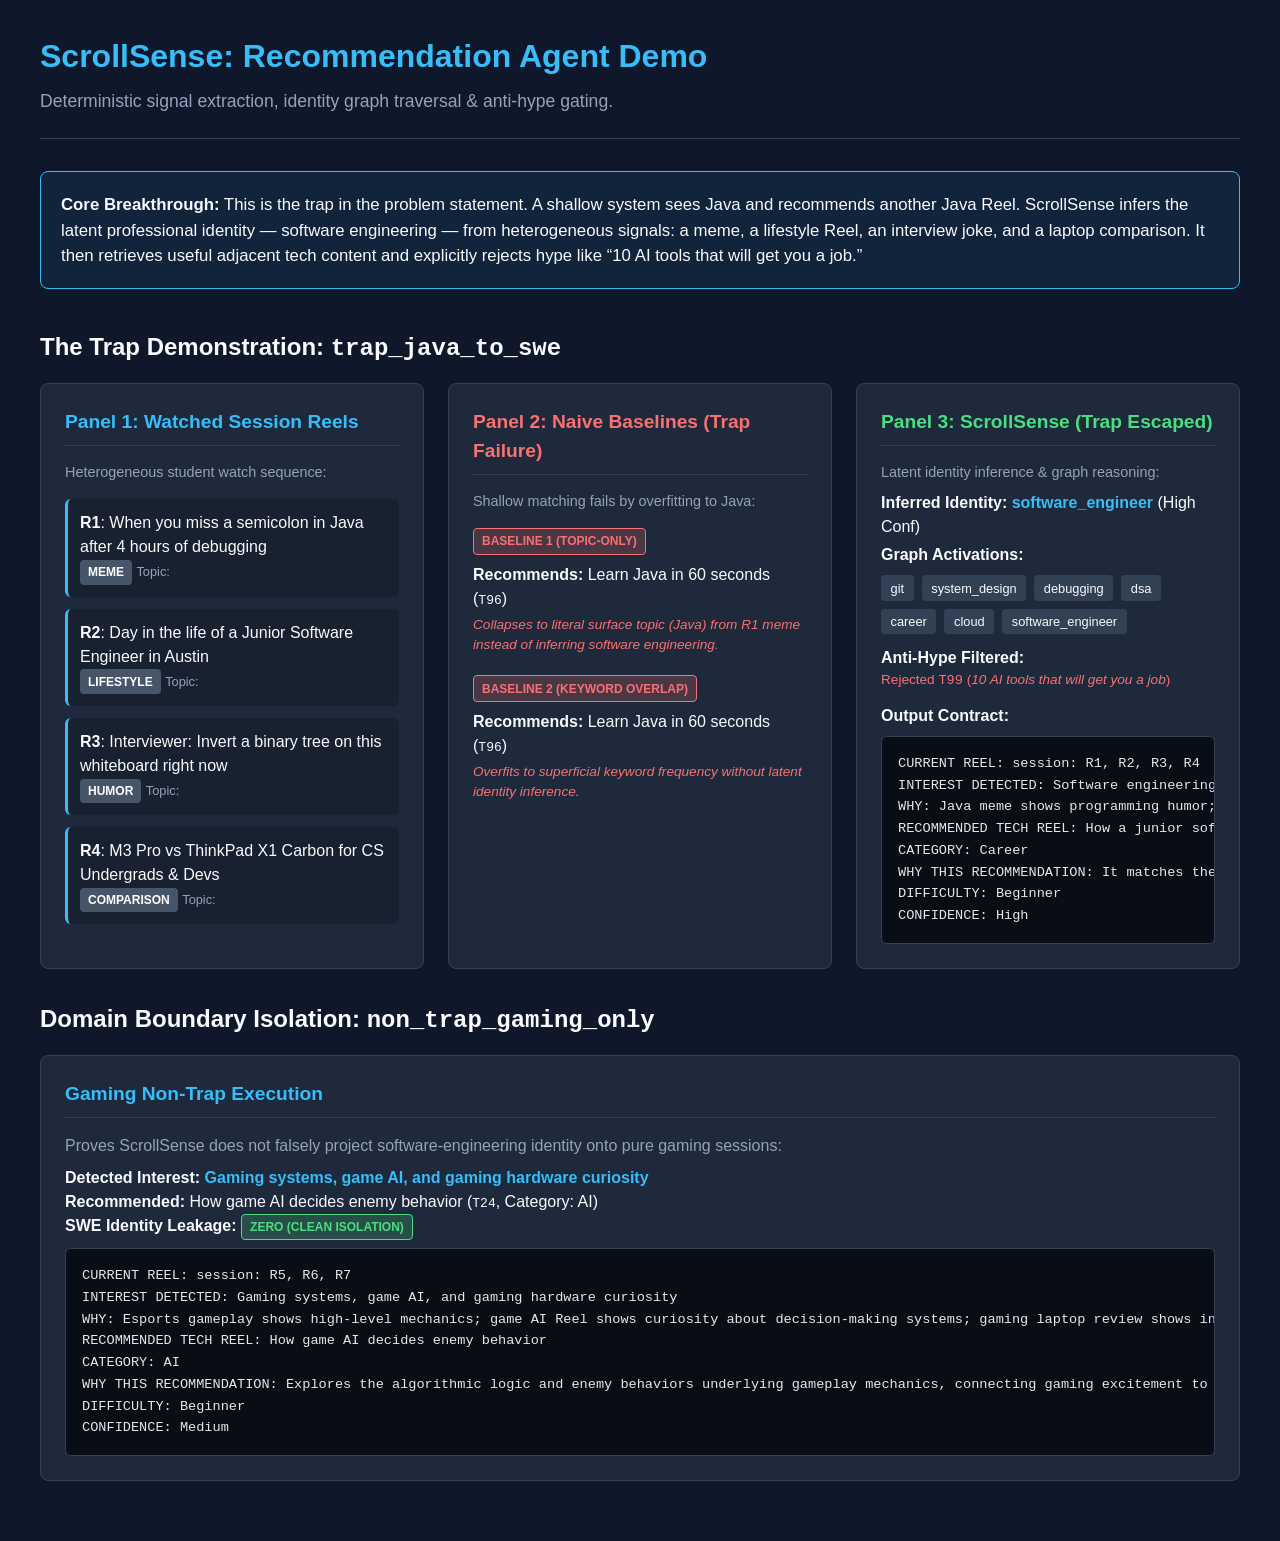
<file: output/demo.html>
<!DOCTYPE html>
<html lang="en">
<head>
  <meta charset="UTF-8">
  <meta name="viewport" content="width=device-width, initial-scale=1.0">
  <title>ScrollSense - AI Recommendation Agent Demo</title>
  <style>
    :root {
      --bg: #0f172a;
      --card-bg: #1e293b;
      --card-border: #334155;
      --text: #f8fafc;
      --text-muted: #94a3b8;
      --accent: #38bdf8;
      --danger: #f87171;
      --success: #4ade80;
      --warning: #fbbf24;
      --code-bg: #090d16;
    }
    * { box-sizing: border-box; margin: 0; padding: 0; }
    body {
      font-family: -apple-system, BlinkMacSystemFont, "Segoe UI", Roboto, Helvetica, Arial, sans-serif;
      background-color: var(--bg);
      color: var(--text);
      line-height: 1.5;
      padding: 2rem 1rem;
    }
    .container { max-width: 1200px; margin: 0 auto; }
    header { margin-bottom: 2rem; border-bottom: 1px solid var(--card-border); padding-bottom: 1.5rem; }
    h1 { font-size: 2rem; color: var(--accent); margin-bottom: 0.5rem; }
    .subtitle { color: var(--text-muted); font-size: 1.1rem; }
    .pitch-box {
      background: rgba(56, 189, 248, 0.08);
      border: 1px solid var(--accent);
      border-radius: 8px;
      padding: 1.25rem;
      margin: 1.5rem 0 2.5rem 0;
      font-size: 1.05rem;
    }
    .section-title { font-size: 1.5rem; margin: 2rem 0 1rem 0; color: var(--text); }
    .grid-3 {
      display: grid;
      grid-template-columns: repeat(auto-fit, minmax(320px, 1fr));
      gap: 1.5rem;
      margin-bottom: 2rem;
    }
    .card {
      background: var(--card-bg);
      border: 1px solid var(--card-border);
      border-radius: 8px;
      padding: 1.5rem;
      display: flex;
      flex-direction: column;
    }
    .card-header { font-size: 1.2rem; font-weight: 600; margin-bottom: 1rem; padding-bottom: 0.5rem; border-bottom: 1px solid var(--card-border); }
    .card-header.danger { color: var(--danger); }
    .card-header.success { color: var(--success); }
    .card-header.accent { color: var(--accent); }
    .reel-item {
      background: rgba(0,0,0,0.2);
      padding: 0.75rem;
      border-radius: 6px;
      margin-bottom: 0.75rem;
      border-left: 3px solid var(--accent);
    }
    .badge {
      display: inline-block;
      padding: 0.2rem 0.5rem;
      border-radius: 4px;
      font-size: 0.75rem;
      font-weight: 600;
      text-transform: uppercase;
    }
    .badge-meme { background: #475569; color: #fff; }
    .badge-danger { background: rgba(248, 113, 113, 0.2); color: var(--danger); border: 1px solid var(--danger); }
    .badge-success { background: rgba(74, 222, 128, 0.2); color: var(--success); border: 1px solid var(--success); }
    pre {
      background: var(--code-bg);
      color: #e2e8f0;
      padding: 1rem;
      border-radius: 6px;
      overflow-x: auto;
      font-family: ui-monospace, SFMono-Regular, Menlo, Monaco, Consolas, monospace;
      font-size: 0.85rem;
      line-height: 1.6;
      border: 1px solid var(--card-border);
      margin-top: 0.5rem;
    }
    .highlight { color: var(--accent); font-weight: 600; }
    .tag-cloud { display: flex; flex-wrap: wrap; gap: 0.5rem; margin-top: 0.5rem; }
    .tag { background: #334155; padding: 0.2rem 0.6rem; border-radius: 4px; font-size: 0.8rem; }
  </style>
</head>
<body>
  <div class="container">
    <header>
      <h1>ScrollSense: Recommendation Agent Demo</h1>
      <p class="subtitle">Deterministic signal extraction, identity graph traversal & anti-hype gating.</p>
    </header>

    <div class="pitch-box">
      <strong>Core Breakthrough:</strong> This is the trap in the problem statement. A shallow system sees Java and recommends another Java Reel. ScrollSense infers the latent professional identity — software engineering — from heterogeneous signals: a meme, a lifestyle Reel, an interview joke, and a laptop comparison. It then retrieves useful adjacent tech content and explicitly rejects hype like “10 AI tools that will get you a job.”
    </div>

    <h2 class="section-title">The Trap Demonstration: <code>trap_java_to_swe</code></h2>
    <div class="grid-3">
      <!-- Panel 1 -->
      <div class="card">
        <div class="card-header accent">Panel 1: Watched Session Reels</div>
        <p style="color: var(--text-muted); margin-bottom: 1rem; font-size: 0.9rem;">Heterogeneous student watch sequence:</p>

        <div class="reel-item">
          <strong>R1</strong>: When you miss a semicolon in Java after 4 hours of debugging<br>
          <span class="badge badge-meme">meme</span> <span style="font-size: 0.8rem; color: var(--text-muted);">Topic: </span>
        </div>
        <div class="reel-item">
          <strong>R2</strong>: Day in the life of a Junior Software Engineer in Austin<br>
          <span class="badge badge-meme">lifestyle</span> <span style="font-size: 0.8rem; color: var(--text-muted);">Topic: </span>
        </div>
        <div class="reel-item">
          <strong>R3</strong>: Interviewer: Invert a binary tree on this whiteboard right now<br>
          <span class="badge badge-meme">humor</span> <span style="font-size: 0.8rem; color: var(--text-muted);">Topic: </span>
        </div>
        <div class="reel-item">
          <strong>R4</strong>: M3 Pro vs ThinkPad X1 Carbon for CS Undergrads & Devs<br>
          <span class="badge badge-meme">comparison</span> <span style="font-size: 0.8rem; color: var(--text-muted);">Topic: </span>
        </div>
      </div>

      <!-- Panel 2 -->
      <div class="card">
        <div class="card-header danger">Panel 2: Naive Baselines (Trap Failure)</div>
        <p style="color: var(--text-muted); margin-bottom: 1rem; font-size: 0.9rem;">Shallow matching fails by overfitting to Java:</p>
        
        <div style="margin-bottom: 1.25rem;">
          <span class="badge badge-danger">Baseline 1 (Topic-Only)</span>
          <p style="margin-top: 0.5rem;"><strong>Recommends:</strong> Learn Java in 60 seconds (<code>T96</code>)</p>
          <p style="font-size: 0.85rem; color: var(--danger); margin-top: 0.25rem;"><em>Collapses to literal surface topic (Java) from R1 meme instead of inferring software engineering.</em></p>
        </div>

        <div>
          <span class="badge badge-danger">Baseline 2 (Keyword Overlap)</span>
          <p style="margin-top: 0.5rem;"><strong>Recommends:</strong> Learn Java in 60 seconds (<code>T96</code>)</p>
          <p style="font-size: 0.85rem; color: var(--danger); margin-top: 0.25rem;"><em>Overfits to superficial keyword frequency without latent identity inference.</em></p>
        </div>
      </div>

      <!-- Panel 3 -->
      <div class="card">
        <div class="card-header success">Panel 3: ScrollSense (Trap Escaped)</div>
        <p style="color: var(--text-muted); margin-bottom: 0.5rem; font-size: 0.9rem;">Latent identity inference & graph reasoning:</p>
        
        <p><strong>Inferred Identity:</strong> <span class="highlight">software_engineer</span> (High Conf)</p>
        <p style="margin-top: 0.25rem;"><strong>Graph Activations:</strong></p>
        <div class="tag-cloud"><span class="tag">git</span><span class="tag">system_design</span><span class="tag">debugging</span><span class="tag">dsa</span><span class="tag">career</span><span class="tag">cloud</span><span class="tag">software_engineer</span>
        </div>

        <p style="margin-top: 0.75rem;"><strong>Anti-Hype Filtered:</strong></p>
        <p style="font-size: 0.85rem; color: var(--danger);">Rejected <code>T99</code> (<em>10 AI tools that will get you a job</em>)</p>
        
        <p style="margin-top: 0.75rem;"><strong>Output Contract:</strong></p>
        <pre>CURRENT REEL: session: R1, R2, R3, R4
INTEREST DETECTED: Software engineering culture and early career preparation
WHY: Java meme shows programming humor; software-engineer lifestyle Reel shows role curiosity; coding interview joke shows career-preparation interest; laptop comparison shows interest in developer tooling.
RECOMMENDED TECH REEL: How a junior software engineer ships a small feature
CATEGORY: Career
WHY THIS RECOMMENDATION: It matches the inferred software-engineering identity and career curiosity, rather than overfitting to the Java keyword from the meme.
DIFFICULTY: Beginner
CONFIDENCE: High</pre>
      </div>
    </div>
    <h2 class="section-title">Domain Boundary Isolation: <code>non_trap_gaming_only</code></h2>
    <div class="card" style="margin-bottom: 2rem;">
      <div class="card-header accent">Gaming Non-Trap Execution</div>
      <p style="color: var(--text-muted); margin-bottom: 0.5rem;">Proves ScrollSense does not falsely project software-engineering identity onto pure gaming sessions:</p>
      <p><strong>Detected Interest:</strong> <span class="highlight">Gaming systems, game AI, and gaming hardware curiosity</span></p>
      <p><strong>Recommended:</strong> How game AI decides enemy behavior (<code>T24</code>, Category: AI)</p>
      <p><strong>SWE Identity Leakage:</strong> <span class="badge badge-success">ZERO (Clean Isolation)</span></p>
      <pre>CURRENT REEL: session: R5, R6, R7
INTEREST DETECTED: Gaming systems, game AI, and gaming hardware curiosity
WHY: Esports gameplay shows high-level mechanics; game AI Reel shows curiosity about decision-making systems; gaming laptop review shows interest in graphics hardware and thermals.
RECOMMENDED TECH REEL: How game AI decides enemy behavior
CATEGORY: AI
WHY THIS RECOMMENDATION: Explores the algorithmic logic and enemy behaviors underlying gameplay mechanics, connecting gaming excitement to real game intelligence engineering.
DIFFICULTY: Beginner
CONFIDENCE: Medium</pre>
    </div>
  </div>
</body>
</html>
</file>
